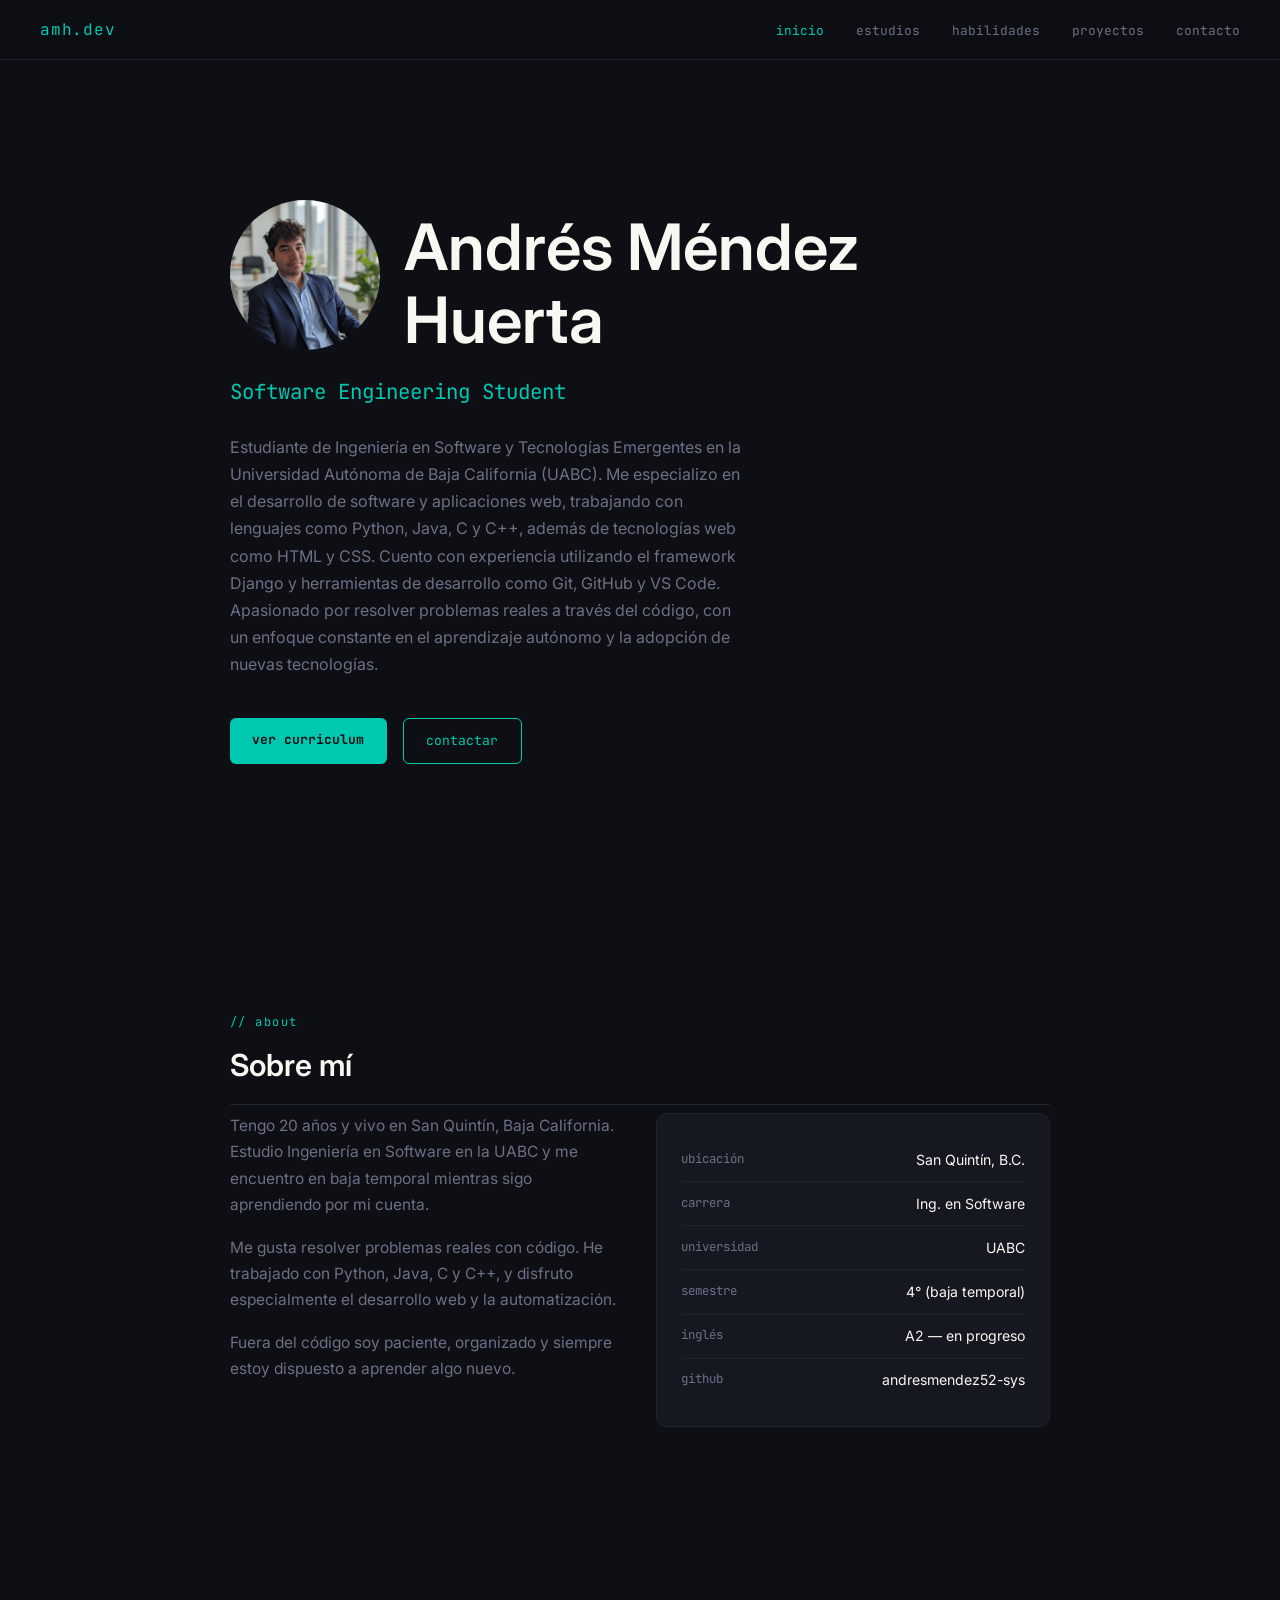
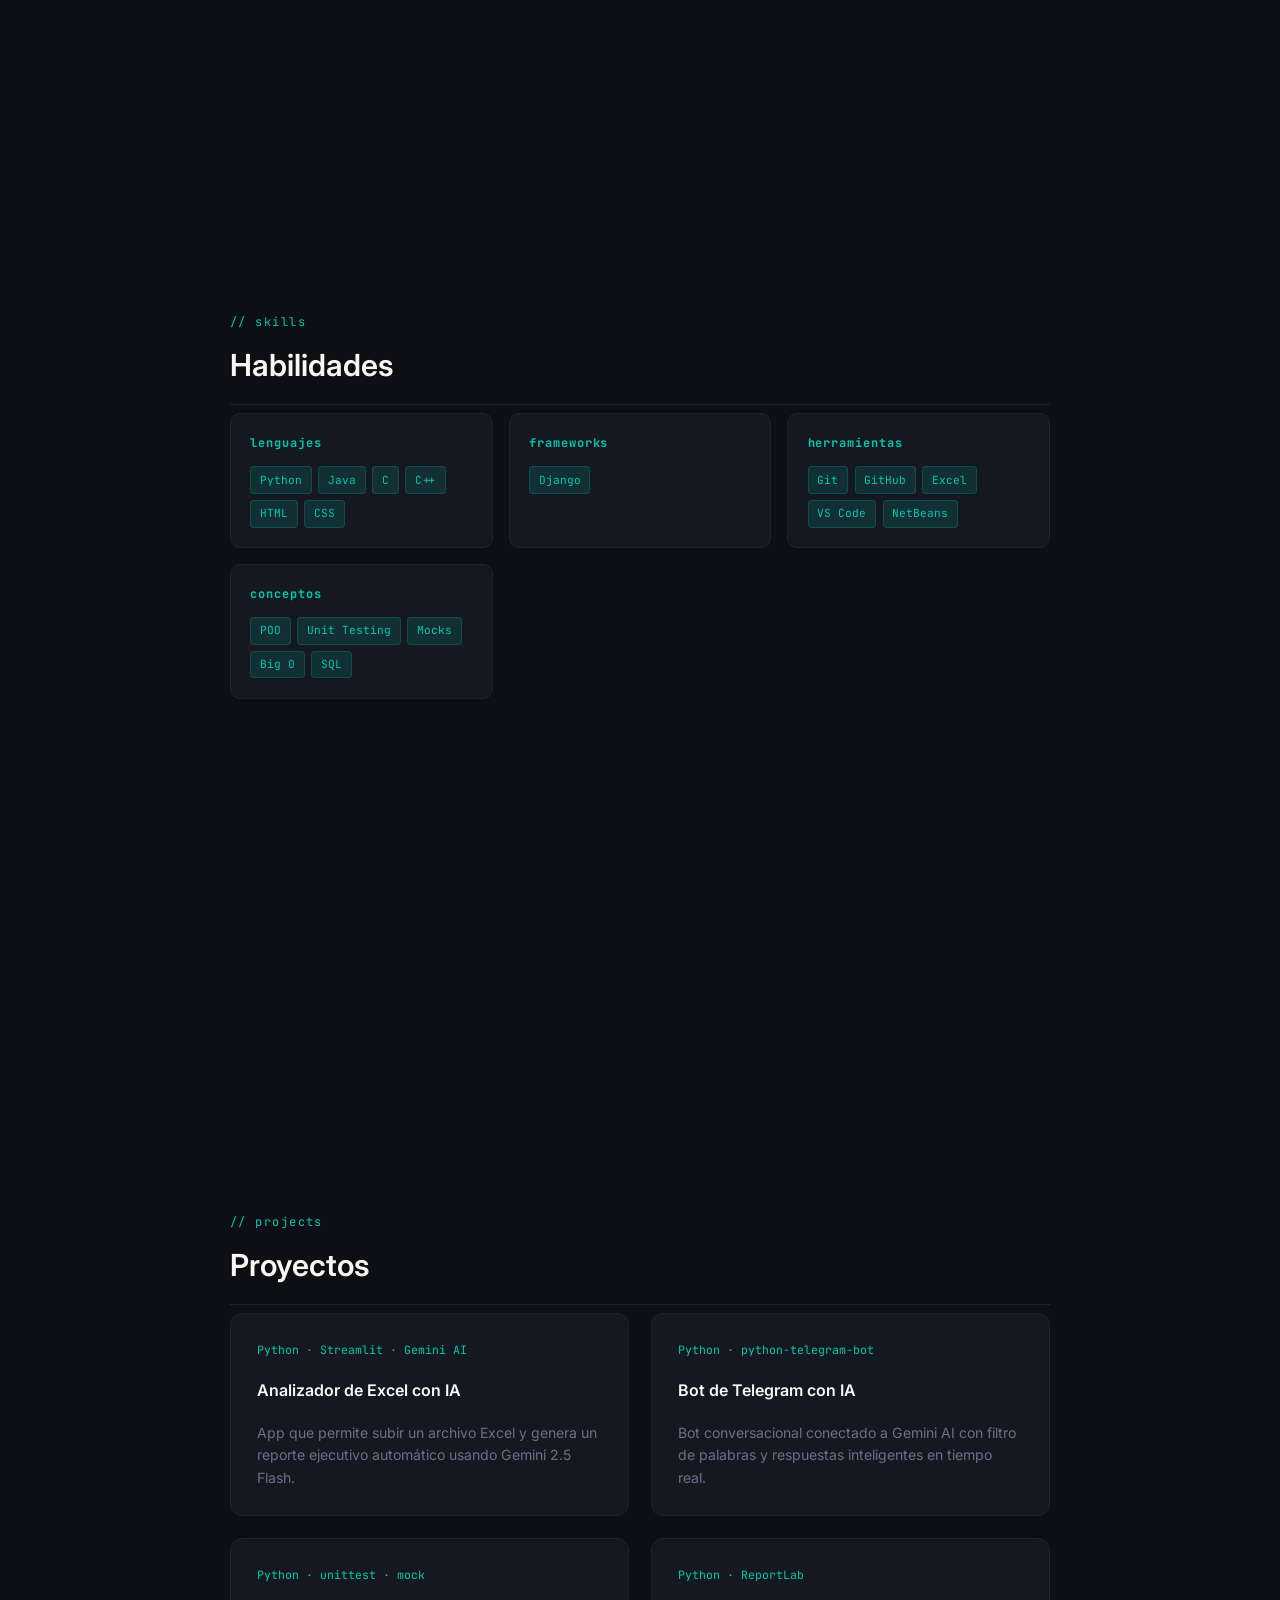
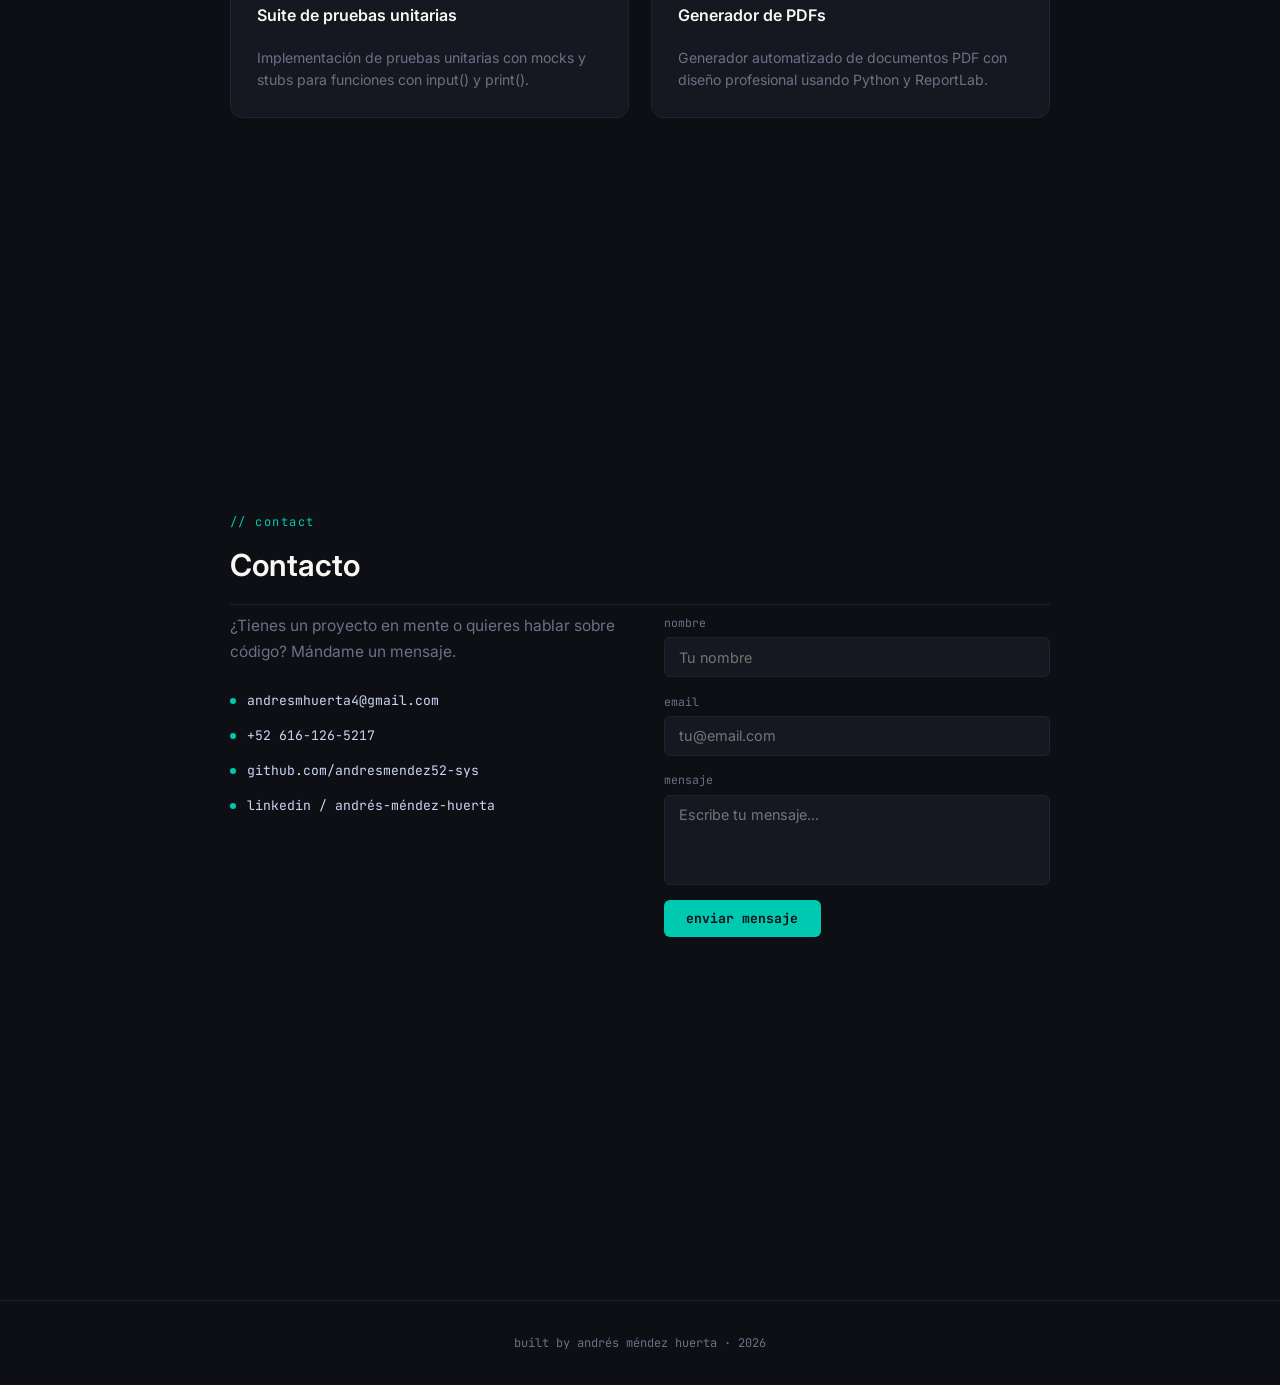
<file: index.html>
<!DOCTYPE html>
<html lang="es">
<head>
  <meta charset="UTF-8">
  <meta name="viewport" content="width=device-width, initial-scale=1.0, viewport-fit=cover">
  <title>Andrés Méndez — Dev</title>
  <link href="https://fonts.googleapis.com/css2?family=JetBrains+Mono:wght@400;700&family=Inter:wght@300;400;600&display=swap" rel="stylesheet">
  <link rel="stylesheet" href="styles.css">

</head>
<body>

<!-- NAV -->
<nav>
  <span class="nav-logo">amh.dev</span>
  <ul class="nav-links">
    <li><a href="#inicio">inicio</a></li>
    <li><a href="estudios.html">estudios</a></li>
    <li><a href="#habilidades">habilidades</a></li>
    <li><a href="proyectos.html">proyectos</a></li>
    <li><a href="#contacto">contacto</a></li>
  </ul>
</nav>

<!-- INICIO -->
<section id="inicio">
  <!--<p class="hero-tag">// hola, soy</p>-->
  <div class="hero-header">
  <img src="img/foto_perfil.png" alt="Foto de perfil" class="foto-perfil">
  <h1 class="hero-name">Andrés Méndez<br>Huerta</h1>
</div>

  <p class="hero-role">Software Engineering Student</p>
  <p class="hero-desc">
    Estudiante de Ingeniería en Software y Tecnologías Emergentes en la Universidad Autónoma de Baja California (UABC). Me especializo en el desarrollo de software y aplicaciones web, trabajando con lenguajes como Python, Java, C y C++, además de tecnologías web como HTML y CSS.

    Cuento con experiencia utilizando el framework Django y herramientas de desarrollo como Git, GitHub y VS Code. Apasionado por resolver problemas reales a través del código, con un enfoque constante en el aprendizaje autónomo y la adopción de nuevas tecnologías.
  </p>
  <div class="hero-btns">
    <a href="#proyectos" class="btn btn-primary">ver curriculum</a>
    <a href="#contacto" class="btn btn-outline">contactar</a>
  </div>
</section>

<!-- SOBRE MÍ -->
<section id="sobre-mi">
  <p class="sec-title">// about</p>
  <h2 class="sec-heading">Sobre mí</h2>
  <div class="about-grid">
    <div class="about-text">
      <p>Tengo 20 años y vivo en San Quintín, Baja California. Estudio Ingeniería en Software en la UABC y me encuentro en baja temporal mientras sigo aprendiendo por mi cuenta.</p>
      <p>Me gusta resolver problemas reales con código. He trabajado con Python, Java, C y C++, y disfruto especialmente el desarrollo web y la automatización.</p>
      <p>Fuera del código soy paciente, organizado y siempre estoy dispuesto a aprender algo nuevo.</p>
    </div>
    <div class="about-facts">
      <div class="fact">
        <span class="fact-label">ubicación</span>
        <span class="fact-value">San Quintín, B.C.</span>
      </div>
      <div class="fact">
        <span class="fact-label">carrera</span>
        <span class="fact-value">Ing. en Software</span>
      </div>
      <div class="fact">
        <span class="fact-label">universidad</span>
        <span class="fact-value">UABC</span>
      </div>
      <div class="fact">
        <span class="fact-label">semestre</span>
        <span class="fact-value">4° (baja temporal)</span>
      </div>
      <div class="fact">
        <span class="fact-label">inglés</span>
        <span class="fact-value">A2 — en progreso</span>
      </div>
      <div class="fact">
        <span class="fact-label">github</span>
        <span class="fact-value">andresmendez52-sys</span>
      </div>
    </div>
  </div>
</section>

<!-- HABILIDADES -->
<section id="habilidades">
  <p class="sec-title">// skills</p>
  <h2 class="sec-heading">Habilidades</h2>
  <div class="skills-grid">
    <div class="skill-group">
      <h4>lenguajes</h4>
      <div class="skill-tags">
        <span class="tag">Python</span>
        <span class="tag">Java</span>
        <span class="tag">C</span>
        <span class="tag">C++</span>
        <span class="tag">HTML</span>
        <span class="tag">CSS</span>
      </div>
    </div>
    <div class="skill-group">
      <h4>frameworks</h4>
      <div class="skill-tags">
        <span class="tag">Django</span>
      </div>
    </div>
    <div class="skill-group">
      <h4>herramientas</h4>
      <div class="skill-tags">
        <span class="tag">Git</span>
        <span class="tag">GitHub</span>
        <span class="tag">Excel</span>
        <span class="tag">VS Code</span>
        <span class="tag">NetBeans</span>
      </div>
    </div>
    <div class="skill-group">
      <h4>conceptos</h4>
      <div class="skill-tags">
        <span class="tag">POO</span>
        <span class="tag">Unit Testing</span>
        <span class="tag">Mocks</span>
        <span class="tag">Big O</span>
        <span class="tag">SQL</span>
      </div>
    </div>
  </div>
</section>

<!-- PROYECTOS -->
<section id="proyectos">
  <p class="sec-title">// projects</p>
  <h2 class="sec-heading">Proyectos</h2>
  <div class="projects-grid">
    <div class="project-card">
      <p class="project-lang">Python · Streamlit · Gemini AI</p>
      <p class="project-name">Analizador de Excel con IA</p>
      <p class="project-desc">App que permite subir un archivo Excel y genera un reporte ejecutivo automático usando Gemini 2.5 Flash.</p>
    </div>
    <div class="project-card">
      <p class="project-lang">Python · python-telegram-bot</p>
      <p class="project-name">Bot de Telegram con IA</p>
      <p class="project-desc">Bot conversacional conectado a Gemini AI con filtro de palabras y respuestas inteligentes en tiempo real.</p>
    </div>
    <div class="project-card">
      <p class="project-lang">Python · unittest · mock</p>
      <p class="project-name">Suite de pruebas unitarias</p>
      <p class="project-desc">Implementación de pruebas unitarias con mocks y stubs para funciones con input() y print().</p>
    </div>
    <div class="project-card">
      <p class="project-lang">Python · ReportLab</p>
      <p class="project-name">Generador de PDFs</p>
      <p class="project-desc">Generador automatizado de documentos PDF con diseño profesional usando Python y ReportLab.</p>
    </div>
  </div>
</section>

<!-- CONTACTO -->
<section id="contacto">
  <p class="sec-title">// contact</p>
  <h2 class="sec-heading">Contacto</h2>
  <div class="contact-wrap">
    <div class="contact-info">
      <p>¿Tienes un proyecto en mente o quieres hablar sobre código? Mándame un mensaje.</p>
      <a href="mailto:andresmhuerta4@gmail.com" class="contact-link">
        <span class="contact-dot"></span>
        andresmhuerta4@gmail.com
      </a>
      <a href="tel:+526161265217" class="contact-link">
        <span class="contact-dot"></span>
        +52 616-126-5217
      </a>
      <a href="https://github.com/andresmendez52-sys" target="_blank" class="contact-link">
        <span class="contact-dot"></span>
        github.com/andresmendez52-sys
      </a>
      <a href="https://www.linkedin.com/in/andrés-méndez-huerta-831845406/" target="_blank" class="contact-link">
        <span class="contact-dot"></span>
        linkedin / andrés-méndez-huerta
      </a>
    </div>
    <form class="contact-form" onsubmit="enviar(event)">
      <div class="form-field">
        <label>nombre</label>
        <input type="text" placeholder="Tu nombre" required>
      </div>
      <div class="form-field">
        <label>email</label>
        <input type="email" placeholder="tu@email.com" required>
      </div>
      <div class="form-field">
        <label>mensaje</label>
        <textarea rows="4" placeholder="Escribe tu mensaje..." required></textarea>
      </div>
      <button type="submit" class="btn btn-primary" style="align-self:flex-start">enviar mensaje</button>
    </form>
  </div>
</section>

<footer>
  <p>built by andrés méndez huerta · 2026</p>
</footer>

<script>
  const sections = document.querySelectorAll('section');
  const links = document.querySelectorAll('.nav-links a');

  const observer = new IntersectionObserver(entries => {
    entries.forEach(entry => {
      if (entry.isIntersecting) {
        links.forEach(l => l.style.color = '');
        const active = document.querySelector(`.nav-links a[href="#${entry.target.id}"]`);
        if (active) active.style.color = 'var(--cyan)';
      }
    });
  }, { threshold: 0.4 });

  sections.forEach(s => observer.observe(s));

  function enviar(e) {
    e.preventDefault();
    const btn = e.target.querySelector('button');
    btn.textContent = 'mensaje enviado ✓';
    btn.style.background = '#00C9B1';
    setTimeout(() => {
      btn.textContent = 'enviar mensaje';
      e.target.reset();
    }, 3000);
  }
</script>

</body>
</html>
</file>
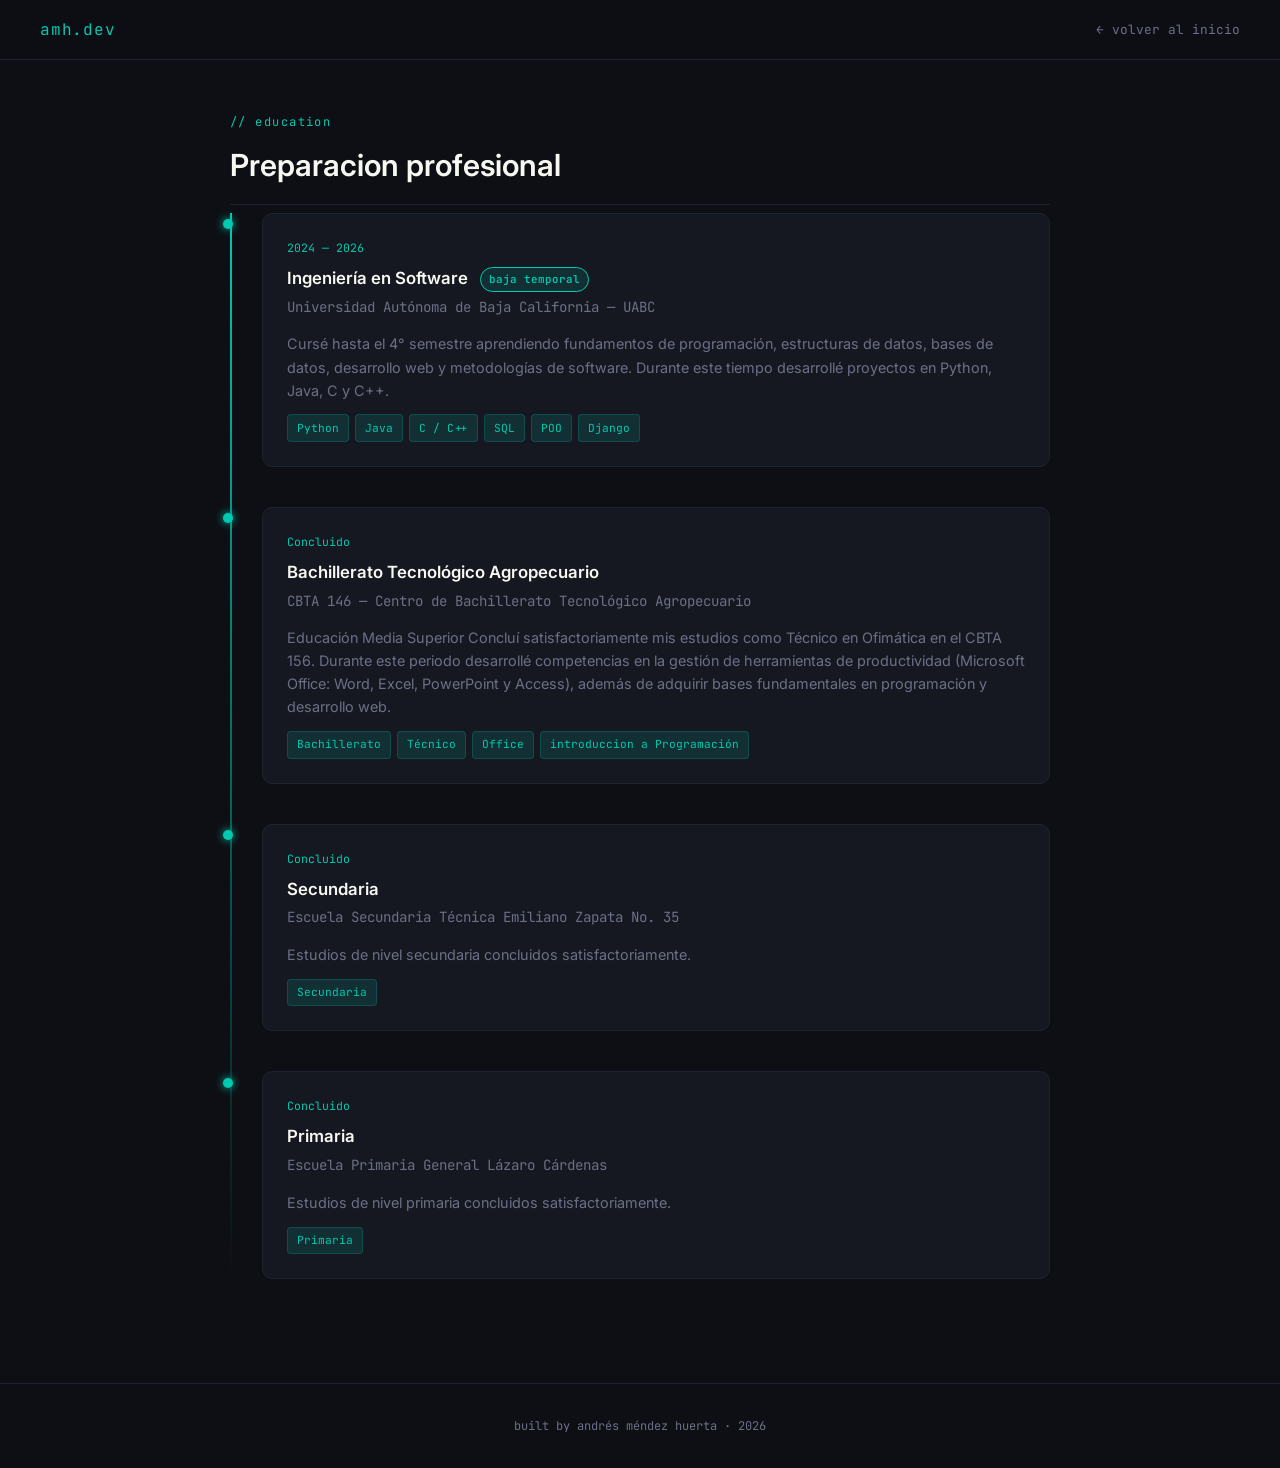
<file: estudios.html>
<!DOCTYPE html>
<html lang="es">
<head>
  <meta charset="UTF-8">
  <meta name="viewport" content="width=device-width, initial-scale=1.0, viewport-fit=cover">
  <title>Estudios — Andrés Méndez</title>
  <link href="https://fonts.googleapis.com/css2?family=JetBrains+Mono:wght@400;700&family=Inter:wght@300;400;600&display=swap" rel="stylesheet">
  <link rel="stylesheet" href="styles.css">
</head>
<body>

<!-- NAV -->
<nav>
  <span class="nav-logo">amh.dev</span>
  <a href="index.html" class="nav-back">← volver al inicio</a>
</nav>

<!-- ESTUDIOS -->
<section id="estudios">
  <p class="sec-title">// education</p>
  <h2 class="sec-heading">Preparacion profesional</h2>

  <div class="timeline">

    <!-- UABC -->
    <div class="timeline-item">
      <div class="timeline-card">
        <p class="timeline-period">2024 — 2026</p>
        <p class="timeline-title">
          Ingeniería en Software
          <span class="badge-activo">baja temporal</span>
        </p>
        <p class="timeline-place">Universidad Autónoma de Baja California — UABC</p>
        <p class="timeline-desc">
          Cursé hasta el 4° semestre aprendiendo fundamentos de programación, estructuras de datos, bases de datos, desarrollo web y metodologías de software. Durante este tiempo desarrollé proyectos en Python, Java, C y C++.
        </p>
        <div class="timeline-tags">
          <span class="tag">Python</span>
          <span class="tag">Java</span>
          <span class="tag">C / C++</span>
          <span class="tag">SQL</span>
          <span class="tag">POO</span>
          <span class="tag">Django</span>
        </div>
      </div>
    </div>

    <!-- CBTA -->
    <div class="timeline-item">
      <div class="timeline-card">
        <p class="timeline-period">Concluido</p>
        <p class="timeline-title">Bachillerato Tecnológico Agropecuario</p>
        <p class="timeline-place">CBTA 146 — Centro de Bachillerato Tecnológico Agropecuario</p>
        <p class="timeline-desc">
          Educación Media Superior
Concluí satisfactoriamente mis estudios como Técnico en Ofimática en el CBTA 156. Durante este periodo desarrollé competencias en la gestión de herramientas de productividad (Microsoft Office: Word, Excel, PowerPoint y Access), además de adquirir bases fundamentales en programación y desarrollo web.</p>
        <div class="timeline-tags">
          <span class="tag">Bachillerato</span>
          <span class="tag">Técnico</span>
          <span class="tag">Office</span>
          <span class="tag">introduccion a Programación</span>
          
        </div>
      </div>
    </div>

    <!-- Secundaria -->
    <div class="timeline-item">
      <div class="timeline-card">
        <p class="timeline-period">Concluido</p>
        <p class="timeline-title">Secundaria</p>
        <p class="timeline-place">Escuela Secundaria Técnica Emiliano Zapata No. 35</p>
        <p class="timeline-desc">
          Estudios de nivel secundaria concluidos satisfactoriamente.
        </p>
        <div class="timeline-tags">
          <span class="tag">Secundaria</span>
        </div>
      </div>
    </div>

    <!-- Primaria -->
    <div class="timeline-item">
      <div class="timeline-card">
        <p class="timeline-period">Concluido</p>
        <p class="timeline-title">Primaria</p>
        <p class="timeline-place">Escuela Primaria General Lázaro Cárdenas</p>
        <p class="timeline-desc">
          Estudios de nivel primaria concluidos satisfactoriamente.
        </p>
        <div class="timeline-tags">
          <span class="tag">Primaria</span>
        </div>
      </div>
    </div>

  </div>
</section>

<footer>
  <p>built by andrés méndez huerta · 2026</p>
</footer>

</body>
</html>
</file>
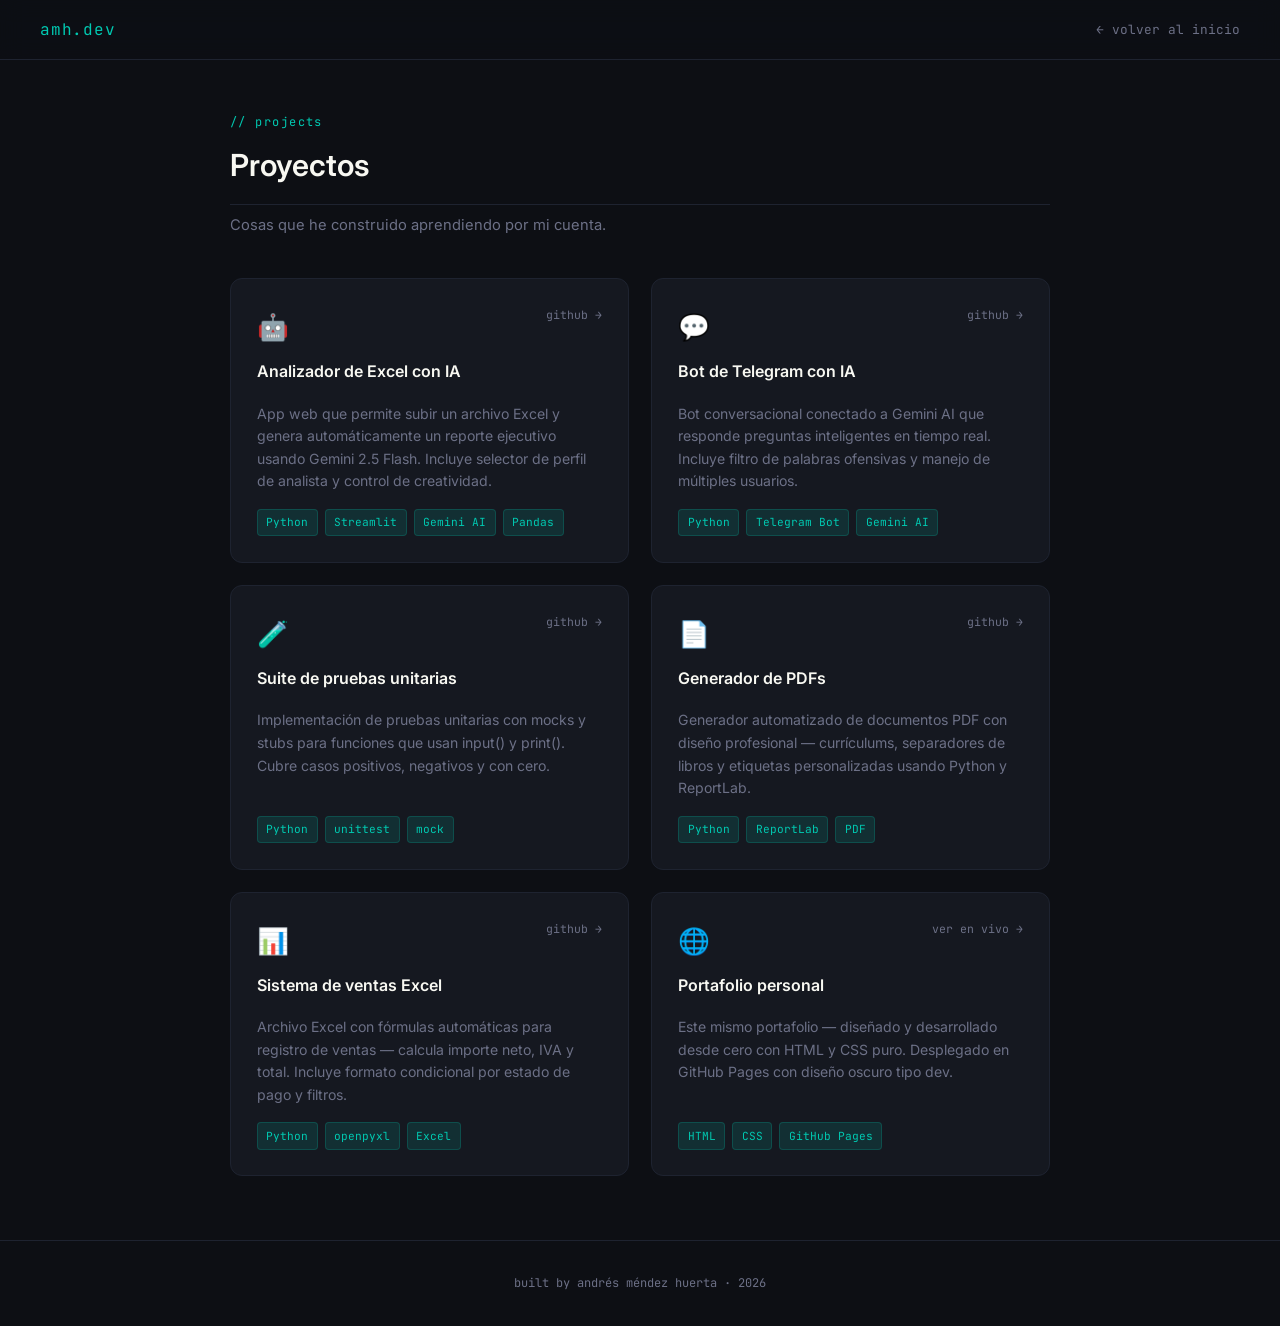
<file: proyectos.html>
<!DOCTYPE html>
<html lang="es">
<head>
  <meta charset="UTF-8">
  <meta name="viewport" content="width=device-width, initial-scale=1.0, viewport-fit=cover">
  <title>Proyectos — Andrés Méndez</title>
  <link href="https://fonts.googleapis.com/css2?family=JetBrains+Mono:wght@400;700&family=Inter:wght@300;400;600&display=swap" rel="stylesheet">
  <link rel="stylesheet" href="styles.css">
</head>
<body>

<!-- NAV -->
<nav>
  <span class="nav-logo">amh.dev</span>
  <a href="index.html" class="nav-back">← volver al inicio</a>
</nav>

<!-- PROYECTOS -->
<section id="proyectos">
  <p class="sec-title">// projects</p>
  <h2 class="sec-heading">Proyectos</h2>
  <p class="sec-sub">Cosas que he construido aprendiendo por mi cuenta.</p>

  <div class="projects-grid">

    <div class="project-card">
      <div class="project-header">
        <span class="project-icon">🤖</span>
        <a href="https://github.com/andresmendez52-sys" target="_blank" class="project-link">github →</a>
      </div>
      <p class="project-name">Analizador de Excel con IA</p>
      <p class="project-desc">App web que permite subir un archivo Excel y genera automáticamente un reporte ejecutivo usando Gemini 2.5 Flash. Incluye selector de perfil de analista y control de creatividad.</p>
      <div class="project-tags">
        <span class="tag">Python</span>
        <span class="tag">Streamlit</span>
        <span class="tag">Gemini AI</span>
        <span class="tag">Pandas</span>
      </div>
    </div>

    <div class="project-card">
      <div class="project-header">
        <span class="project-icon">💬</span>
        <a href="https://github.com/andresmendez52-sys" target="_blank" class="project-link">github →</a>
      </div>
      <p class="project-name">Bot de Telegram con IA</p>
      <p class="project-desc">Bot conversacional conectado a Gemini AI que responde preguntas inteligentes en tiempo real. Incluye filtro de palabras ofensivas y manejo de múltiples usuarios.</p>
      <div class="project-tags">
        <span class="tag">Python</span>
        <span class="tag">Telegram Bot</span>
        <span class="tag">Gemini AI</span>
      </div>
    </div>

    <div class="project-card">
      <div class="project-header">
        <span class="project-icon">🧪</span>
        <a href="https://github.com/andresmendez52-sys" target="_blank" class="project-link">github →</a>
      </div>
      <p class="project-name">Suite de pruebas unitarias</p>
      <p class="project-desc">Implementación de pruebas unitarias con mocks y stubs para funciones que usan input() y print(). Cubre casos positivos, negativos y con cero.</p>
      <div class="project-tags">
        <span class="tag">Python</span>
        <span class="tag">unittest</span>
        <span class="tag">mock</span>
      </div>
    </div>

    <div class="project-card">
      <div class="project-header">
        <span class="project-icon">📄</span>
        <a href="https://github.com/andresmendez52-sys" target="_blank" class="project-link">github →</a>
      </div>
      <p class="project-name">Generador de PDFs</p>
      <p class="project-desc">Generador automatizado de documentos PDF con diseño profesional — currículums, separadores de libros y etiquetas personalizadas usando Python y ReportLab.</p>
      <div class="project-tags">
        <span class="tag">Python</span>
        <span class="tag">ReportLab</span>
        <span class="tag">PDF</span>
      </div>
    </div>

    <div class="project-card">
      <div class="project-header">
        <span class="project-icon">📊</span>
        <a href="https://github.com/andresmendez52-sys" target="_blank" class="project-link">github →</a>
      </div>
      <p class="project-name">Sistema de ventas Excel</p>
      <p class="project-desc">Archivo Excel con fórmulas automáticas para registro de ventas — calcula importe neto, IVA y total. Incluye formato condicional por estado de pago y filtros.</p>
      <div class="project-tags">
        <span class="tag">Python</span>
        <span class="tag">openpyxl</span>
        <span class="tag">Excel</span>
      </div>
    </div>

    <div class="project-card">
      <div class="project-header">
        <span class="project-icon">🌐</span>
        <a href="https://andresmendez52-sys.github.io" target="_blank" class="project-link">ver en vivo →</a>
      </div>
      <p class="project-name">Portafolio personal</p>
      <p class="project-desc">Este mismo portafolio — diseñado y desarrollado desde cero con HTML y CSS puro. Desplegado en GitHub Pages con diseño oscuro tipo dev.</p>
      <div class="project-tags">
        <span class="tag">HTML</span>
        <span class="tag">CSS</span>
        <span class="tag">GitHub Pages</span>
      </div>
    </div>

  </div>
</section>

<footer>
  <p>built by andrés méndez huerta · 2026</p>
</footer>

</body>
</html>
</file>
<file: styles.css>
:root {
  --bg:       #0D0F14;
  --surface:  #151820;
  --border:   #1E2330;
  --cyan:     #00C9B1;
  --cyan-dim: #00C9B122;
  --text:     #CDD6F4;
  --muted:    #6C7086;
  --white:    #F8F8F2;
}

*, *::before, *::after { box-sizing: border-box; margin: 0; padding: 0; }

html { scroll-behavior: smooth; }

body {
  background: var(--bg);
  color: var(--text);
  font-family: 'Inter', sans-serif;
  font-size: 16px;
  line-height: 1.7;
}

/* ── NAV ── */
nav {
  position: fixed;
  top: 0; left: 0; right: 0;
  z-index: 100;
  display: flex;
  justify-content: space-between;
  align-items: center;
  padding: 1rem 2.5rem;
  background: rgba(13,15,20,0.85);
  backdrop-filter: blur(12px);
  border-bottom: 1px solid var(--border);
}

.nav-logo {
  font-family: 'JetBrains Mono', monospace;
  font-size: 1rem;
  color: var(--cyan);
  letter-spacing: 0.05em;
}

.nav-links { display: flex; gap: 2rem; list-style: none; }
.nav-links a {
  font-family: 'JetBrains Mono', monospace;
  font-size: 0.8rem;
  color: var(--muted);
  text-decoration: none;
  transition: color 0.2s;
}
.nav-links a:hover { color: var(--cyan); }

/* ── SECTIONS ── */
section {
  min-height: 100vh;
  padding: 7rem 2.5rem 4rem;
  max-width: 860px;
  margin: 0 auto;
}

/* ── HERO ── */
#inicio {
  display: flex;
  flex-direction: column;
  justify-content: center;
  padding-top: 8rem;
}
/*
.hero-tag {
  font-family: 'JetBrains Mono', monospace;
  font-size: 0.8rem;
  color: var(--cyan);
  margin-bottom: 1.2rem;
}
*/
.hero-name {
  font-family: 'Inter', sans-serif;
  font-size: clamp(2.4rem, 6vw, 4rem);
  font-weight: 600;
  color: var(--white);
  line-height: 1.15;
  margin-bottom: 0.5rem;
}

.foto-perfil {
  width: 150px;
  height: 150px;
  border-radius: 50%;
  margin-bottom: 1.5rem;

  object-fit: cover;       /* Mantiene la proporción y recorta para llenar */
  object-position: center; /* Asegura que el centro sea el foco (Opcional pero recomendado) */
}

.hero-role {
  font-family: 'JetBrains Mono', monospace;
  font-size: clamp(1rem, 2.5vw, 1.3rem);
  color: var(--cyan);
  margin-bottom: 1.5rem;
}

.hero-desc {
  max-width: 520px;
  color: var(--muted);
  font-size: 1rem;
  margin-bottom: 2.5rem;
}

.hero-btns { display: flex; gap: 1rem; flex-wrap: wrap; }

.hero-header {
  display: flex;         /* Coloca los elementos hijos en línea horizontal */
  align-items: center;    /* Alinea verticalmente al centro la foto y el texto */
  gap: 1.5rem;
}

.btn {
  font-family: 'JetBrains Mono', monospace;
  font-size: 0.82rem;
  padding: 0.65rem 1.4rem;
  border-radius: 6px;
  text-decoration: none;
  transition: all 0.2s;
  cursor: pointer;
  border: none;
}
.btn-primary {
  background: var(--cyan);
  color: var(--bg);
  font-weight: 700;
}
.btn-primary:hover { opacity: 0.85; transform: translateY(-1px); }
.btn-outline {
  background: transparent;
  color: var(--cyan);
  border: 1px solid var(--cyan);
}
.btn-outline:hover { background: var(--cyan-dim); transform: translateY(-1px); }

/* ── SECTION HEADING ── */
.sec-title {
  font-family: 'JetBrains Mono', monospace;
  font-size: 0.75rem;
  color: var(--cyan);
  letter-spacing: 0.12em;
  margin-bottom: 0.5rem;
}
.sec-heading {
  font-size: 1.9rem;
  font-weight: 600;
  color: var(--white);
  margin-bottom: 2.5rem;
  padding-bottom: 0.75rem;
  border-bottom: 1px solid var(--border);
}

/* ── SOBRE MÍ ── */
.about-grid {
  display: grid;
  grid-template-columns: 1fr 1fr;
  gap: 2rem;
}
.about-text { color: var(--muted); font-size: 0.97rem; }
.about-text p { margin-bottom: 1rem; }
.about-facts {
  background: var(--surface);
  border: 1px solid var(--border);
  border-radius: 10px;
  padding: 1.5rem;
}
.fact {
  display: flex;
  justify-content: space-between;
  padding: 0.6rem 0;
  border-bottom: 1px solid var(--border);
  font-size: 0.88rem;
}
.fact:last-child { border-bottom: none; }
.fact-label { color: var(--muted); font-family: 'JetBrains Mono', monospace; font-size: 0.78rem; }
.fact-value { color: var(--white); }

/* ── HABILIDADES ── */
.skills-grid {
  display: grid;
  grid-template-columns: repeat(auto-fill, minmax(200px, 1fr));
  gap: 1rem;
}
.skill-group {
  background: var(--surface);
  border: 1px solid var(--border);
  border-radius: 10px;
  padding: 1.2rem;
}
.skill-group h4 {
  font-family: 'JetBrains Mono', monospace;
  font-size: 0.75rem;
  color: var(--cyan);
  margin-bottom: 0.8rem;
  letter-spacing: 0.08em;
}
.skill-tags { display: flex; flex-wrap: wrap; gap: 0.4rem; }
.tag {
  font-family: 'JetBrains Mono', monospace;
  font-size: 0.75rem;
  padding: 0.25rem 0.6rem;
  background: var(--cyan-dim);
  color: var(--cyan);
  border-radius: 4px;
  border: 1px solid #00C9B133;
}

/* ── PROYECTOS ── */
.projects-grid {
  display: grid;
  grid-template-columns: 1fr 1fr;
  gap: 1.2rem;
}
.project-card {
  background: var(--surface);
  border: 1px solid var(--border);
  border-radius: 10px;
  padding: 1.5rem;
  transition: border-color 0.2s, transform 0.2s;
}
.project-card:hover {
  border-color: var(--cyan);
  transform: translateY(-3px);
}
.project-lang {
  font-family: 'JetBrains Mono', monospace;
  font-size: 0.72rem;
  color: var(--cyan);
  margin-bottom: 0.5rem;
}
.project-name {
  font-size: 1rem;
  font-weight: 600;
  color: var(--white);
  margin-bottom: 0.5rem;
}
.project-desc {
  font-size: 0.88rem;
  color: var(--muted);
  line-height: 1.6;
}

/* ── CONTACTO ── */
.contact-wrap {
  display: grid;
  grid-template-columns: 1fr 1fr;
  gap: 3rem;
  align-items: start;
}
.contact-info p {
  color: var(--muted);
  margin-bottom: 1.5rem;
  font-size: 0.97rem;
}
.contact-link {
  display: flex;
  align-items: center;
  gap: 0.7rem;
  color: var(--text);
  text-decoration: none;
  font-family: 'JetBrains Mono', monospace;
  font-size: 0.82rem;
  margin-bottom: 0.8rem;
  transition: color 0.2s;
}
.contact-link:hover { color: var(--cyan); }
.contact-dot {
  width: 6px; height: 6px;
  border-radius: 50%;
  background: var(--cyan);
  flex-shrink: 0;
}

.contact-form { display: flex; flex-direction: column; gap: 0.9rem; }
.form-field {
  display: flex;
  flex-direction: column;
  gap: 0.3rem;
}
.form-field label {
  font-family: 'JetBrains Mono', monospace;
  font-size: 0.72rem;
  color: var(--muted);
}
.form-field input,
.form-field textarea {
  background: var(--surface);
  border: 1px solid var(--border);
  border-radius: 6px;
  color: var(--text);
  font-family: 'Inter', sans-serif;
  font-size: 0.9rem;
  padding: 0.65rem 0.9rem;
  outline: none;
  transition: border-color 0.2s;
  resize: none;
}
.form-field input:focus,
.form-field textarea:focus { border-color: var(--cyan); }

/* ── FOOTER ── */
footer {
  text-align: center;
  padding: 2rem;
  border-top: 1px solid var(--border);
  font-family: 'JetBrains Mono', monospace;
  font-size: 0.75rem;
  color: var(--muted);
}

/* ── RESPONSIVE ── */
@media (max-width: 640px) {
  nav { padding: 1rem 1.2rem; }
  .nav-links { gap: 1rem; }
  section { padding: 6rem 1.2rem 3rem; }
  .about-grid,
  .projects-grid,
  .contact-wrap { grid-template-columns: 1fr; }
}


/*----------------------------------------------------*/
/*INTERFAZ DE EL APARTADO DE ESTUDIOS PROFECIONALES*/
/*----------------------------------------------------*/

:root {
  --bg:       #0D0F14;
  --surface:  #151820;
  --border:   #1E2330;
  --cyan:     #00C9B1;
  --cyan-dim: #00C9B122;
  --text:     #CDD6F4;
  --muted:    #6C7086;
  --white:    #F8F8F2;
}

*, *::before, *::after { box-sizing: border-box; margin: 0; padding: 0; }

html { scroll-behavior: smooth; }

body {
  background: var(--bg);
  color: var(--text);
  font-family: 'Inter', sans-serif;
  font-size: 16px;
  line-height: 1.7;
}

/* ── NAV ── */
nav {
  position: fixed;
  top: 0; left: 0; right: 0;
  z-index: 100;
  display: flex;
  justify-content: space-between;
  align-items: center;
  padding: 1rem 2.5rem;
  background: rgba(13,15,20,0.85);
  backdrop-filter: blur(12px);
  border-bottom: 1px solid var(--border);
}

.nav-logo {
  font-family: 'JetBrains Mono', monospace;
  font-size: 1rem;
  color: var(--cyan);
  letter-spacing: 0.05em;
  text-decoration: none;
}

.nav-back {
  font-family: 'JetBrains Mono', monospace;
  font-size: 0.8rem;
  color: var(--muted);
  text-decoration: none;
  transition: color 0.2s;
}
.nav-back:hover { color: var(--cyan); }

/* ── SECTION ── */
section {
  min-height: 100vh;
  padding: 7rem 2.5rem 4rem;
  max-width: 860px;
  margin: 0 auto;
}

.sec-title {
  font-family: 'JetBrains Mono', monospace;
  font-size: 0.75rem;
  color: var(--cyan);
  letter-spacing: 0.12em;
  margin-bottom: 0.5rem;
}

.sec-heading {
  font-size: 1.9rem;
  font-weight: 600;
  color: var(--white);
  margin-bottom: 2.5rem;
  padding-bottom: 0.75rem;
  border-bottom: 1px solid var(--border);
}

/* ── TIMELINE ── */
.timeline {
  position: relative;
  padding-left: 2rem;
}

.timeline::before {
  content: '';
  position: absolute;
  left: 0;
  top: 0;
  bottom: 0;
  width: 2px;
  background: linear-gradient(to bottom, var(--cyan), transparent);
}

.timeline-item {
  position: relative;
  margin-bottom: 2.5rem;
}

.timeline-item::before {
  content: '';
  position: absolute;
  left: -2.45rem;
  top: 0.4rem;
  width: 10px;
  height: 10px;
  border-radius: 50%;
  background: var(--cyan);
  box-shadow: 0 0 8px var(--cyan);
}

.timeline-card {
  background: var(--surface);
  border: 1px solid var(--border);
  border-radius: 10px;
  padding: 1.5rem;
  transition: border-color 0.2s, transform 0.2s;
}

.timeline-card:hover {
  border-color: var(--cyan);
  transform: translateX(4px);
}

.timeline-period {
  font-family: 'JetBrains Mono', monospace;
  font-size: 0.72rem;
  color: var(--cyan);
  margin-bottom: 0.4rem;
}

.timeline-title {
  font-size: 1.05rem;
  font-weight: 600;
  color: var(--white);
  margin-bottom: 0.2rem;
}

.timeline-place {
  font-size: 0.88rem;
  color: var(--muted);
  margin-bottom: 0.8rem;
  font-family: 'JetBrains Mono', monospace;
}

.timeline-desc {
  font-size: 0.9rem;
  color: var(--muted);
  line-height: 1.6;
}

.timeline-tags {
  display: flex;
  flex-wrap: wrap;
  gap: 0.4rem;
  margin-top: 0.8rem;
}

.tag {
  font-family: 'JetBrains Mono', monospace;
  font-size: 0.72rem;
  padding: 0.2rem 0.55rem;
  background: var(--cyan-dim);
  color: var(--cyan);
  border-radius: 4px;
  border: 1px solid #00C9B133;
}

.badge-activo {
  display: inline-block;
  font-family: 'JetBrains Mono', monospace;
  font-size: 0.68rem;
  padding: 0.15rem 0.5rem;
  background: #00C9B122;
  color: var(--cyan);
  border: 1px solid var(--cyan);
  border-radius: 20px;
  margin-left: 0.5rem;
  vertical-align: middle;
}

/* ── FOOTER ── */
footer {
  text-align: center;
  padding: 2rem;
  border-top: 1px solid var(--border);
  font-family: 'JetBrains Mono', monospace;
  font-size: 0.75rem;
  color: var(--muted);
}

/* ── RESPONSIVE ── */
@media (max-width: 640px) {
  nav { padding: 1rem 1.2rem; }
  section { padding: 6rem 1.2rem 3rem; }
  .timeline { padding-left: 1.5rem; }
}


/*----------------------------------------------------*/
/*INTERFAZ DE EL APARTADO DE ESTUDIOS PROFECIONALES*/
/*----------------------------------------------------*/

:root {
  --bg:       #0D0F14;
  --surface:  #151820;
  --border:   #1E2330;
  --cyan:     #00C9B1;
  --cyan-dim: #00C9B122;
  --text:     #CDD6F4;
  --muted:    #6C7086;
  --white:    #F8F8F2;
}

*, *::before, *::after { box-sizing: border-box; margin: 0; padding: 0; }
html { scroll-behavior: smooth; }

body {
  background: var(--bg);
  color: var(--text);
  font-family: 'Inter', sans-serif;
  font-size: 16px;
  line-height: 1.7;
}

/* ── NAV ── */
nav {
  position: fixed;
  top: 0; left: 0; right: 0;
  z-index: 100;
  display: flex;
  justify-content: space-between;
  align-items: center;
  padding: 1rem 2.5rem;
  background: rgba(13,15,20,0.85);
  backdrop-filter: blur(12px);
  border-bottom: 1px solid var(--border);
}

.nav-logo {
  font-family: 'JetBrains Mono', monospace;
  font-size: 1rem;
  color: var(--cyan);
  letter-spacing: 0.05em;
  text-decoration: none;
}

.nav-back {
  font-family: 'JetBrains Mono', monospace;
  font-size: 0.8rem;
  color: var(--muted);
  text-decoration: none;
  transition: color 0.2s;
}
.nav-back:hover { color: var(--cyan); }

/* ── SECTION ── */
section {
  min-height: 100vh;
  padding: 7rem 2.5rem 4rem;
  max-width: 900px;
  margin: 0 auto;
}

.sec-title {
  font-family: 'JetBrains Mono', monospace;
  font-size: 0.75rem;
  color: var(--cyan);
  letter-spacing: 0.12em;
  margin-bottom: 0.5rem;
}

.sec-heading {
  font-size: 1.9rem;
  font-weight: 600;
  color: var(--white);
  margin-bottom: 0.5rem;
  padding-bottom: 0.75rem;
  border-bottom: 1px solid var(--border);
}

.sec-sub {
  font-size: 0.92rem;
  color: var(--muted);
  margin-bottom: 2.5rem;
}

/* ── GRID ── */
.projects-grid {
  display: grid;
  grid-template-columns: repeat(auto-fill, minmax(260px, 1fr));
  gap: 1.4rem;
}

/* ── CARD ── */
.project-card {
  background: var(--surface);
  border: 1px solid var(--border);
  border-radius: 12px;
  padding: 1.6rem;
  display: flex;
  flex-direction: column;
  gap: 0.6rem;
  transition: border-color 0.2s, transform 0.2s;
}

.project-card:hover {
  border-color: var(--cyan);
  transform: translateY(-4px);
}

.project-header {
  display: flex;
  justify-content: space-between;
  align-items: flex-start;
}

.project-icon {
  font-size: 1.6rem;
}

.project-link {
  font-family: 'JetBrains Mono', monospace;
  font-size: 0.72rem;
  color: var(--muted);
  text-decoration: none;
  transition: color 0.2s;
}
.project-link:hover { color: var(--cyan); }

.project-name {
  font-size: 1rem;
  font-weight: 600;
  color: var(--white);
}

.project-desc {
  font-size: 0.88rem;
  color: var(--muted);
  line-height: 1.6;
  flex: 1;
}

.project-tags {
  display: flex;
  flex-wrap: wrap;
  gap: 0.4rem;
  margin-top: 0.4rem;
}

.tag {
  font-family: 'JetBrains Mono', monospace;
  font-size: 0.7rem;
  padding: 0.2rem 0.55rem;
  background: var(--cyan-dim);
  color: var(--cyan);
  border-radius: 4px;
  border: 1px solid #00C9B133;
}

/* ── FOOTER ── */
footer {
  text-align: center;
  padding: 2rem;
  border-top: 1px solid var(--border);
  font-family: 'JetBrains Mono', monospace;
  font-size: 0.75rem;
  color: var(--muted);
}

/* ── RESPONSIVE ── */
@media (max-width: 640px) {
  nav { padding: 1rem 1.2rem; }
  section { padding: 6rem 1.2rem 3rem; }
  .projects-grid { grid-template-columns: 1fr; }
}
</file>
